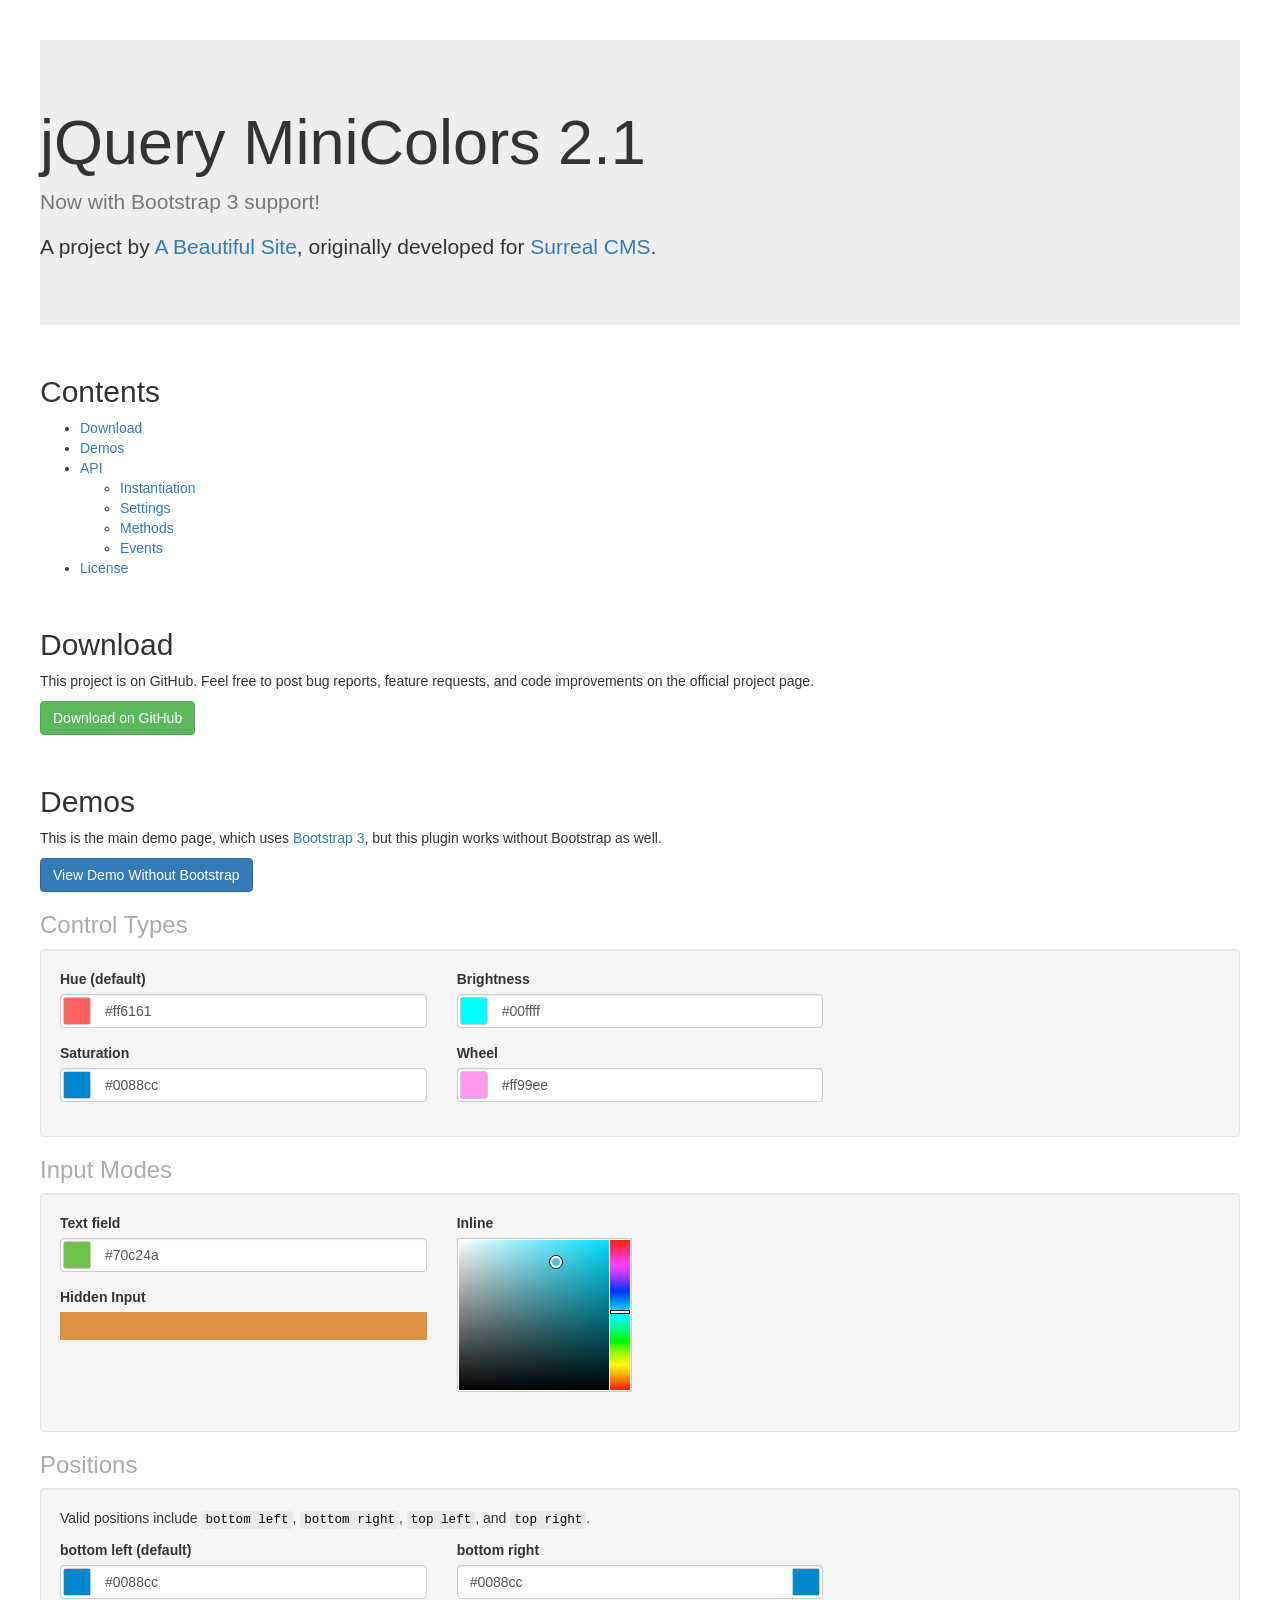
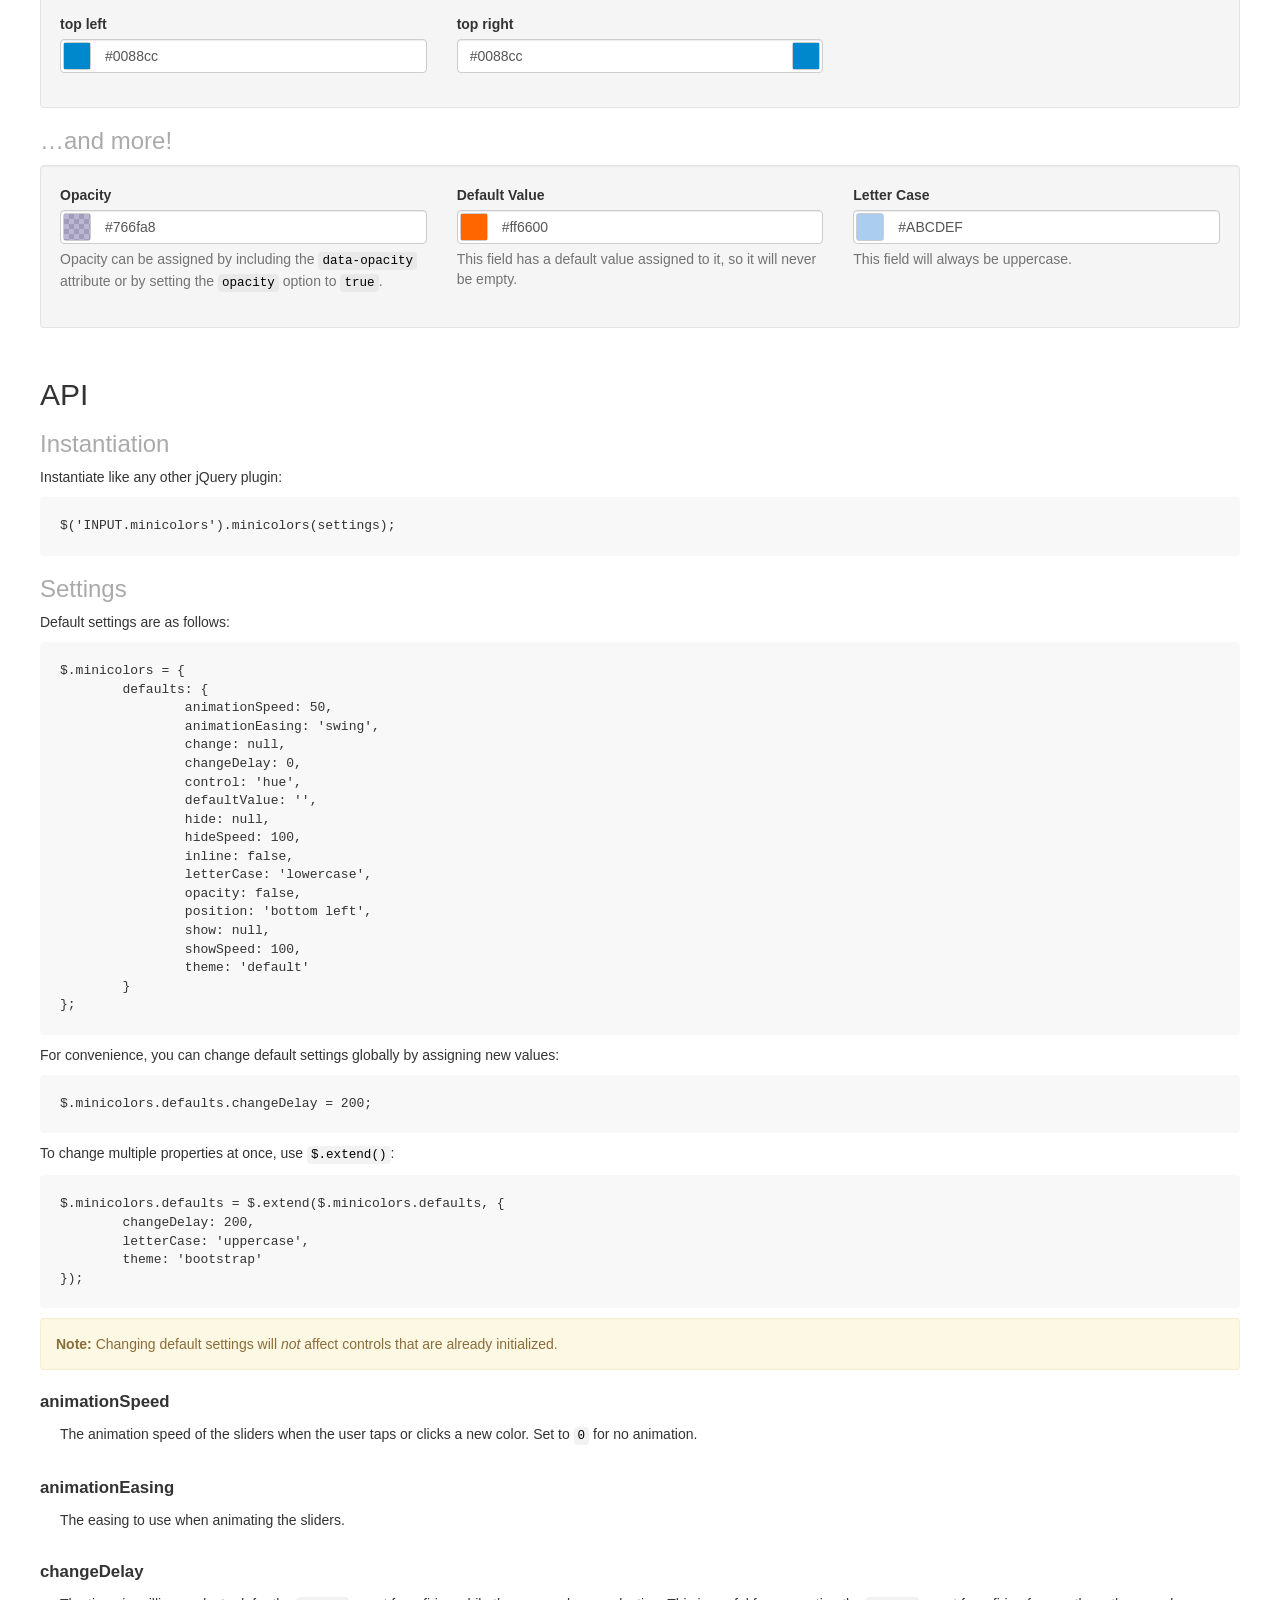
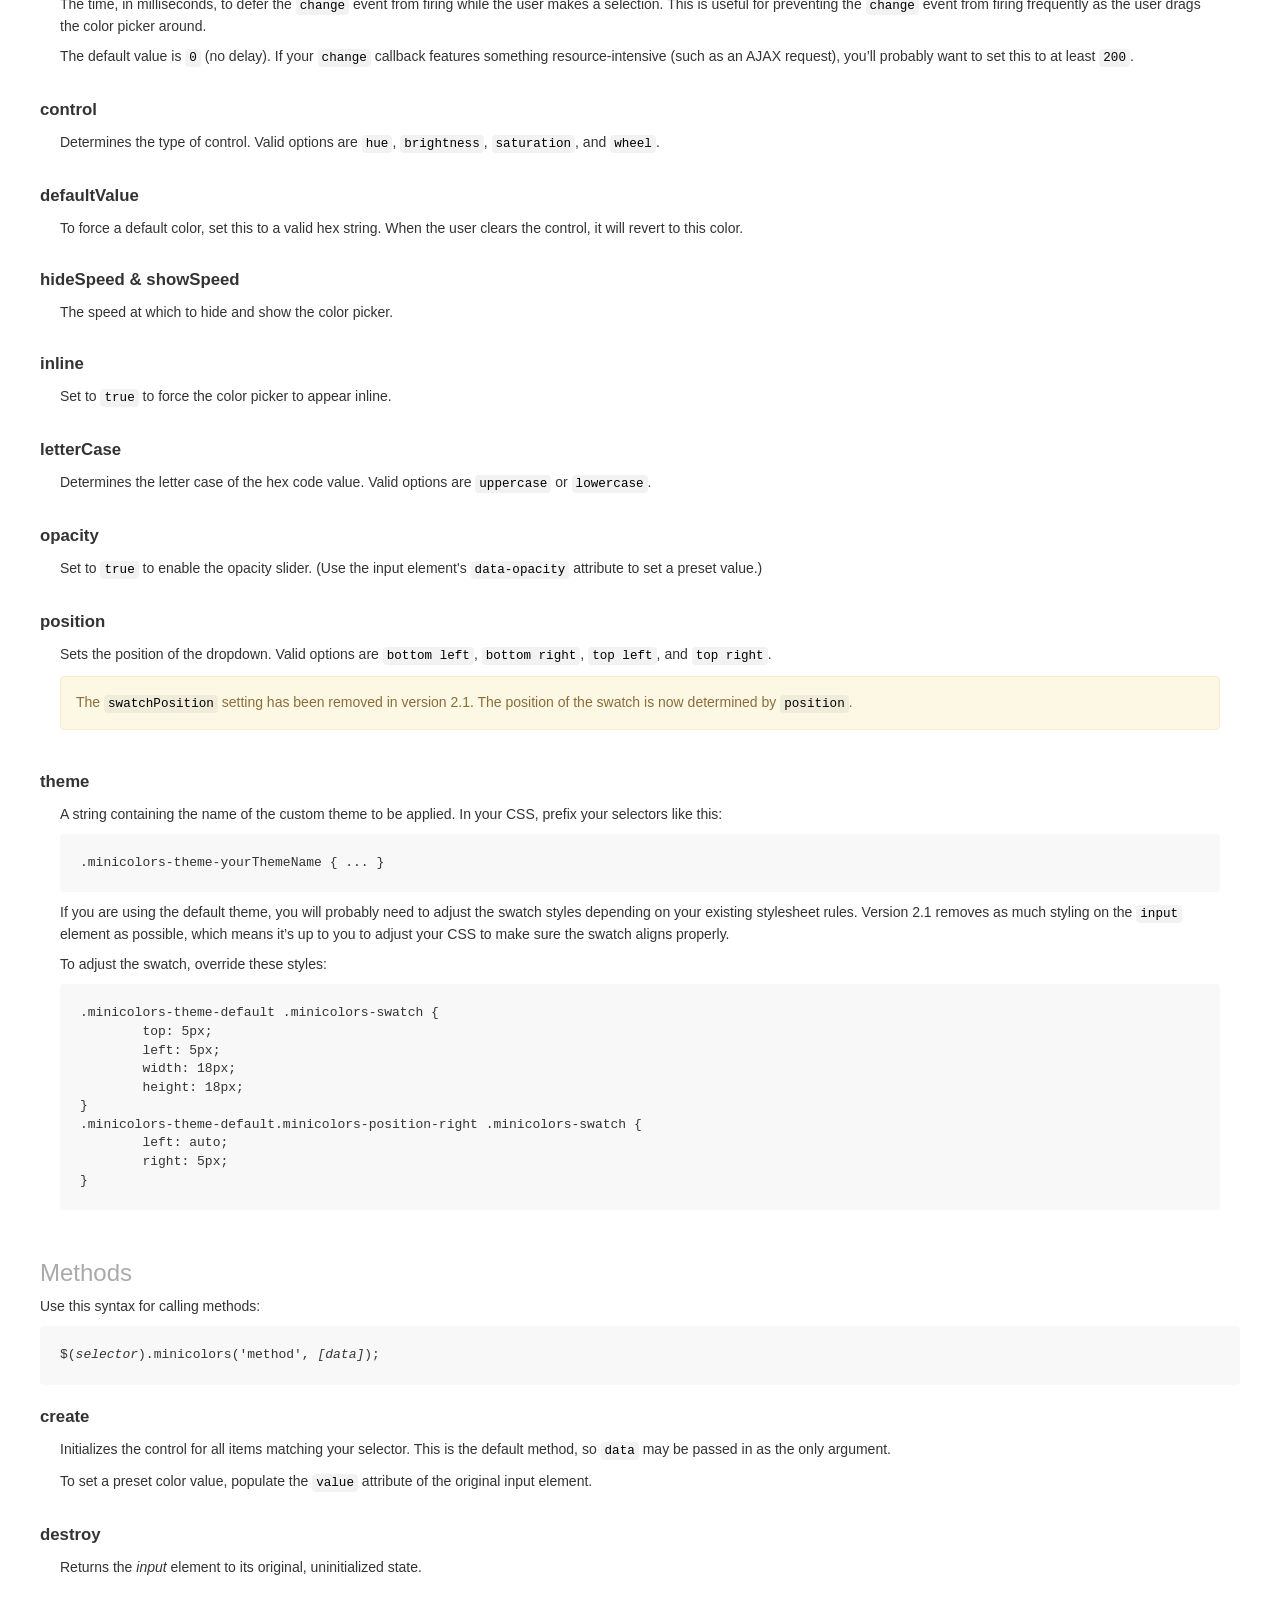
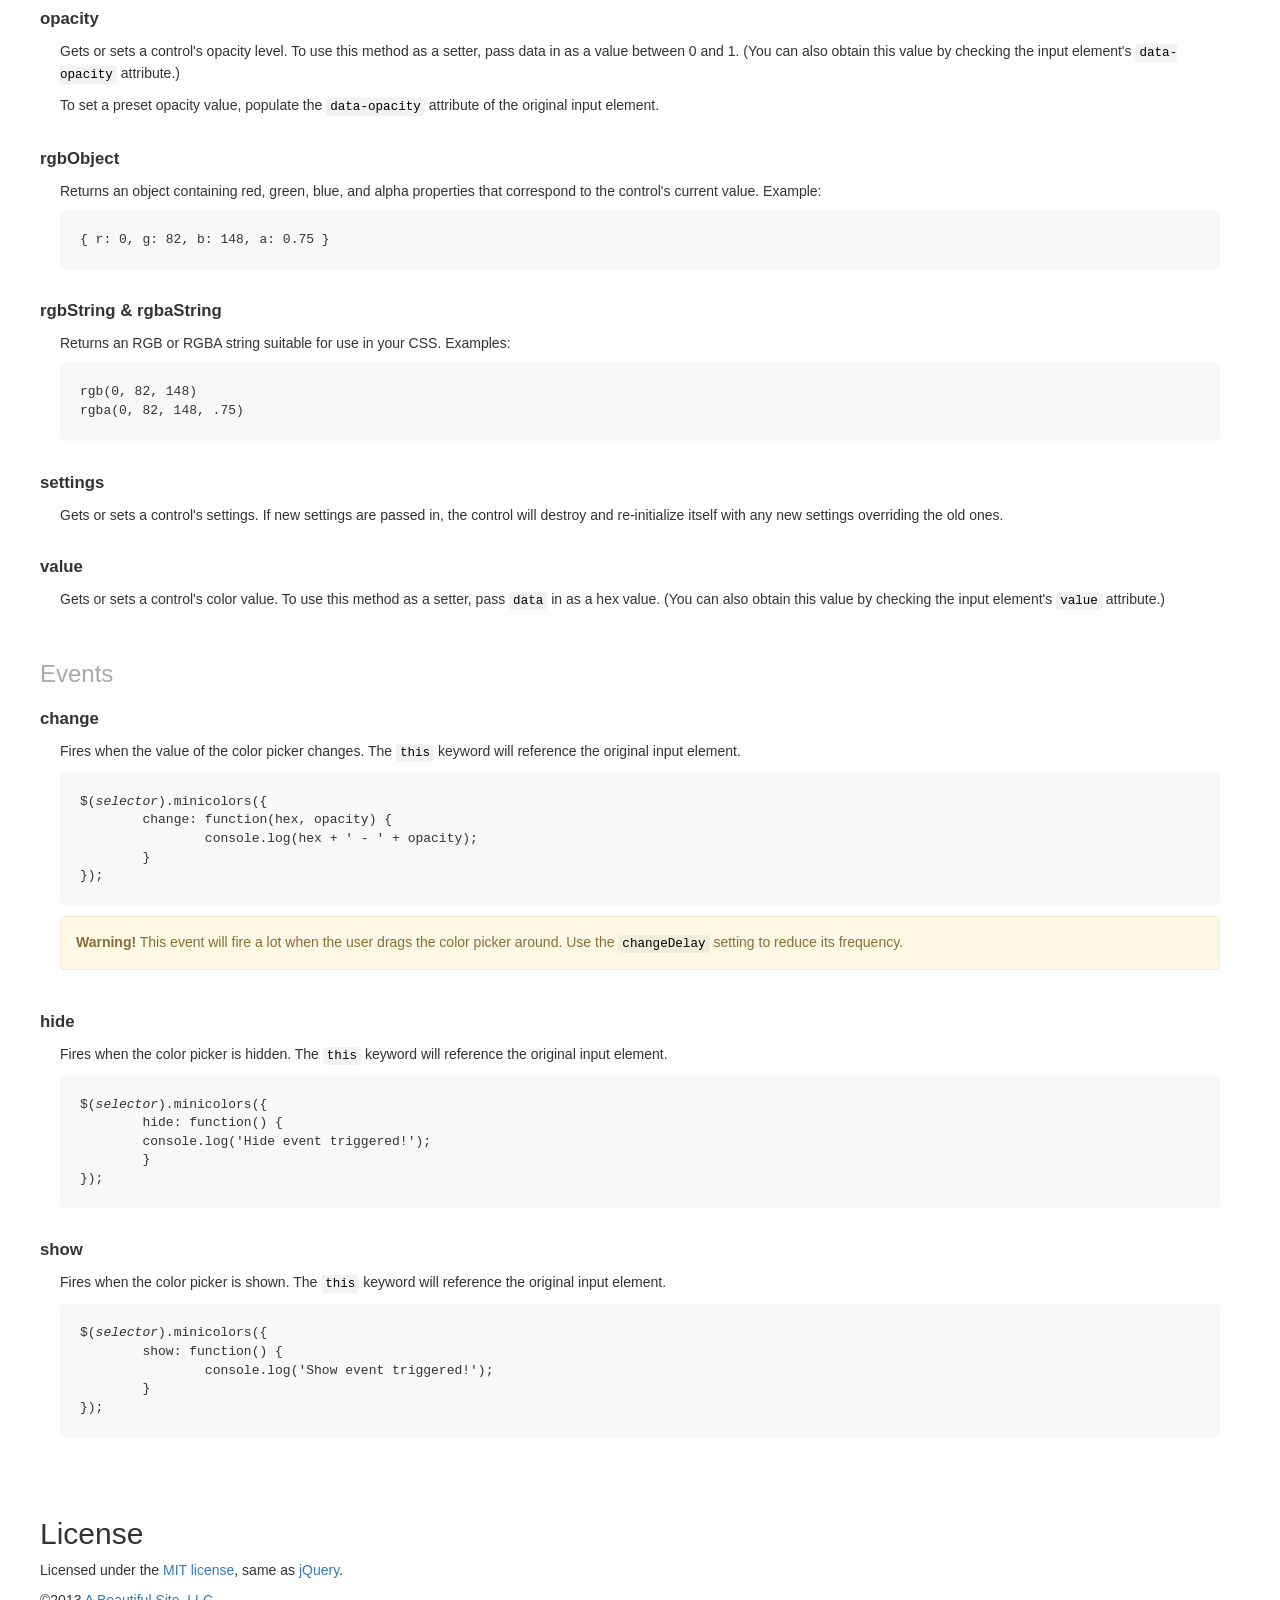
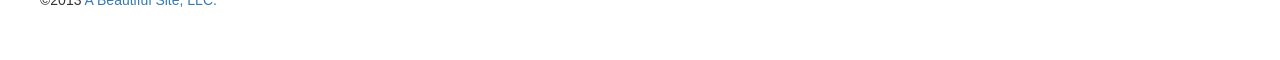
<file: Thesis/src/main/webapp/static/mod/minicolors/index.html>
<!doctype html>
<html>
<head>
	<title>jQuery MiniColors</title>
	<meta charset="utf-8">
	
	<!-- jQuery -->
	<script src="//ajax.googleapis.com/ajax/libs/jquery/1.10.2/jquery.min.js"></script>
	
	<!-- Bootstrap 3 -->
	<link rel="stylesheet" href="//netdna.bootstrapcdn.com/bootstrap/3.0.0/css/bootstrap.min.css">
	<script src="//netdna.bootstrapcdn.com/bootstrap/3.0.0/js/bootstrap.min.js"></script>
	
	<!-- MiniColors -->
	<script src="jquery.minicolors.js"></script>
	<link rel="stylesheet" href="jquery.minicolors.css">
	
	<style>
		dl {
			margin: 20px 0;
		}
		dt {
			font-size: 120%;
		}
		dd {
			padding: 10px 20px 20px 20px;
		}
		dd:last-child {
			border-bottom: none;
		}
		code {
			color: black;
			border: none;
			background: rgba(128, 128, 128, .1);
		}
		pre {
			background: #f8f8f8;
			border: none;
			color: #333;
			padding: 20px;
		}
		h2 {
			margin-top: 50px;
		}
		h3 {
			color: #aaa;
		}
	</style>
	
	<script>
		$(document).ready( function() {
			
            $('.demo').each( function() {
                //
                // Dear reader, it's actually very easy to initialize MiniColors. For example:
                //
                //  $(selector).minicolors();
                //
                // The way I've done it below is just for the demo, so don't get confused 
                // by it. Also, data- attributes aren't supported at this time...they're 
                // only used for this demo.
                //
				$(this).minicolors({
					control: $(this).attr('data-control') || 'hue',
					defaultValue: $(this).attr('data-defaultValue') || '',
					inline: $(this).attr('data-inline') === 'true',
					letterCase: $(this).attr('data-letterCase') || 'lowercase',
					opacity: $(this).attr('data-opacity'),
					position: $(this).attr('data-position') || 'bottom left',
					change: function(hex, opacity) {
						if( !hex ) return;
						if( opacity ) hex += ', ' + opacity;
						try {
							console.log(hex);
						} catch(e) {}
					},
					theme: 'bootstrap'
				});
                
            });
			
		});
	</script>
</head>
<body>
	<div class="row" style="margin: 40px 40px;">
		<div class="col-12">
			
			<!-- Intro -->
			<div id="intro" class="jumbotron">
				<h1>jQuery MiniColors 2.1</h1>
				<p class="text-muted">
					Now with Bootstrap 3 support!
				</p>
				<p>
					A project by <a href="http://www.abeautifulsite.net/">A Beautiful Site</a>,
					originally developed for <a href="http://www.surrealcms.com/">Surreal CMS</a>.
				</p>
			</div>
			
			<!-- Contents -->
			<h2 id="contents">Contents</h2>
			<ul>
				<li><a href="#download">Download</a></li>
				<li><a href="#demos">Demos</a></li>
				<li><a href="#api">API</a>
					<ul>
						<li><a href="#instantiation">Instantiation</a></li>
						<li><a href="#settings">Settings</a></li>
						<li><a href="#methods">Methods</a></li>
						<li><a href="#events">Events</a></li>
					</ul>
				</li>
				<li><a href="#license">License</a></li>
			</ul>
			
			<!-- Download -->
			<h2 id="download">Download</h2>
			<p>
				This project is on GitHub. Feel free to post bug reports, feature requests, and code 
				improvements on the official project page.
			</p>
			<p>
				<a href="https://github.com/claviska/jquery-minicolors" class="btn btn-success">Download on GitHub</a>
			</p>
			
			<!-- Demos -->
			<h2 id="demos">Demos</h2>
			<p>
				This is the main demo page, which uses <a href="http://getbootstrap.com/">Bootstrap 3</a>,
				but this plugin works without Bootstrap as well.
			</p>
			<p>
				<a href="without-bootstrap.html" class="btn btn-primary">View Demo Without Bootstrap</a>
			</p>
			
			<!-- Control types -->
			<h3>Control Types</h3>
			<div class="well">
				<div class="row">
					<div class="col-lg-4 col-sm-4 col-12">
						
						<div class="form-group">
							<label for="hue-demo">Hue (default)</label>
							<input type="text" id="hue-demo" class="form-control demo" data-control="hue" value="#ff6161">
						</div>
						<div class="form-group">
							<label for="saturation-demo">Saturation</label>
							<input type="text" id="saturation-demo" class="form-control demo" data-control="saturation" value="#0088cc">
						</div>
					</div>
					
					<div class="col-lg-4 col-sm-4 col-12">
						<div class="form-group">
							<label for="brightness-demo">Brightness</label>
							<input type="text" id="brightness-demo" class="form-control demo" data-control="brightness" value="#00ffff">
						</div>
						<div class="form-group">
							<label for="wheel-demo">Wheel</label>
							<input type="text" id="wheel-demo" class="form-control demo" data-control="wheel" value="#ff99ee">
						</div>
					</div>
				</div>
			</div>
			
			<!-- Input modes -->
			<h3>Input Modes</h3>
			<div class="well">
				<div class="row">
					<div class="col-lg-4 col-sm-4 col-12">
						<div class="form-group">
							<label for="text-field">Text field</label>
							<br>
							<input type="text" id="text-field" class="form-control demo" value="#70c24a">
						</div>
						<div class="form-group">
							<label for="hidden-input">Hidden Input</label>
							<br>
							<input type="hidden" id="hidden-input" class="demo" value="#db913d">
						</div>
					</div>
					<div class="col-lg-4 col-sm-4 col-12">
						<div class="form-group">
							<label for="inline">Inline</label>
							<br>
							<input type="text" id="inline" class="form-control demo" data-inline="true" value="#4fc8db">
						</div>
					</div>
				</div>
			</div>
			
			<!-- Positions -->
			<h3>Positions</h3>
			<div class="well">
				<p>
					Valid positions include <code>bottom left</code>, <code>bottom right</code>, <code>top 
					left</code>, and <code>top right</code>.
				</p>
				<div class="row">
					<div class="col-lg-4 col-sm-4 col-12">
						<div class="form-group">
							<label for="position-bottom-left">bottom left (default)</label>
							<input type="text" id="position-bottom-left" class="form-control demo" data-position="bottom left" value="#0088cc">
						</div>
						<div class="form-group">
							<label for="position-top-left">top left</label>
							<input type="text" id="position-top-left" class="form-control demo" data-position="top left" value="#0088cc">
						</div>
					</div>
					<div class="col-lg-4 col-sm-4 col-12">
						<div class="form-group">
							<label for="position-bottom-right">bottom right</label>
							<input type="text" id="position-bottom-right" class="form-control demo" data-position="bottom right" value="#0088cc">
						</div>
						<div class="form-group">
							<label for="position-top-right">top right</label>
							<input type="text" id="position-top-right" class="form-control demo" data-position="top right" value="#0088cc">
						</div>
					</div>
					<div class="col-lg-4 col-sm-4 col-12">
					</div>
				</div>
			</div>
			
			<!-- and more -->
			<h3>&hellip;and more!</h3>
			<div class="well">
				<div class="row">
					<div class="col-lg-4 col-sm-4 col-12">
						<div class="form-group">
							<label for="opacity">Opacity</label>
							<br>
							<input type="text" id="opacity" class="form-control demo" data-opacity=".5" value="#766fa8">
							<span class="help-block">
								Opacity can be assigned by including the <code>data-opacity</code> attribute 
								or by setting the <code>opacity</code> option to <code>true</code>.
							</span>
						</div>
					</div>
					<div class="col-lg-4 col-sm-4 col-12">
						<div class="form-group">
							<label for="default-value">Default Value</label>
							<br>
							<input type="text" id="default-value" class="form-control demo" data-defaultValue="#ff6600">
							<span class="help-block">
								This field has a default value assigned to it, so it will never be empty.
							</span>
						</div>
					</div>
					<div class="col-lg-4 col-sm-4 col-12">
						<div class="form-group">
							<label for="letter-case">Letter Case</label>
							<br>
							<input type="text" id="letter-case" class="form-control demo" data-letterCase="uppercase" value="#abcdef">
							<span class="help-block">
								This field will always be uppercase.
							</span>
						</div>
					</div>
				</div>
			</div>
			
			<!-- API -->
			<h2 id="api">API</h2>
			
			<!-- Instantiation -->
			<h3 id="instantiation">Instantiation</h3>
			<p>
				Instantiate like any other jQuery plugin:
			</p>
			<pre>$('INPUT.minicolors').minicolors(settings);</pre>
			
			<!-- Settings -->
			<h3 id="settings">Settings</h3>
			
			<p>
				Default settings are as follows:
			</p>
<pre>
$.minicolors = {
	defaults: {
		animationSpeed: 50,
		animationEasing: 'swing',
		change: null,
		changeDelay: 0,
		control: 'hue',
		defaultValue: '',
		hide: null,
		hideSpeed: 100,
		inline: false,
		letterCase: 'lowercase',
		opacity: false,
		position: 'bottom left',
		show: null,
		showSpeed: 100,
		theme: 'default'
	}
};
</pre>
			<p>
				For convenience, you can change default settings globally by assigning new values:
			</p>
<pre>
$.minicolors.defaults.changeDelay = 200;
</pre>
			<p>
				To change multiple properties at once, use <code>$.extend()</code>:
			</p>
<pre>
$.minicolors.defaults = $.extend($.minicolors.defaults, {
	changeDelay: 200,
	letterCase: 'uppercase',
	theme: 'bootstrap'
});
</pre>
			<p class="alert alert-warning">
				<strong>Note:</strong> Changing default settings will <em>not</em> affect controls that 
				are already initialized.
			</p>			
			
			
			
			<dl>
				<dt>animationSpeed</dt>
				<dd>
					<p>
						The animation speed of the sliders when the user taps or clicks a new color. Set to 
						<code>0</code> for no animation.
					</p>
				</dd>
			
				<dt>animationEasing</dt>
				<dd>
					<p>
						The easing to use when animating the sliders.
					</p>
				</dd>
			
				<dt>changeDelay</dt>
				<dd>
					<p>
						The time, in milliseconds, to defer the <code>change</code> event from firing while 
						the user makes a selection. This is useful for preventing the <code>change</code> event 
						from firing frequently as the user drags the color picker around.
					</p>
					<p>
						The default value is <code>0</code> (no delay). If your <code>change</code> callback 
						features something resource-intensive (such as an AJAX request), you’ll probably want 
						to set this to at least <code>200</code>.
					</p>
				</dd>
			
				<dt>control</dt>
				<dd>
					<p>
						Determines the type of control. Valid options are <code>hue</code>, <code>brightness</code>, 
						<code>saturation</code>, and <code>wheel</code>.
					</p>
				</dd>
			
				<dt>defaultValue</dt>
				<dd>
					<p>
						To force a default color, set this to a valid hex string. When the user clears the 
						control, it will revert to this color.
					</p>
				</dd>
			
				<dt>hideSpeed &amp; showSpeed</dt>
				<dd>
					<p>
						The speed at which to hide and show the color picker.
					</p>
				</dd>
			
				<dt>inline</dt>
				<dd>
					<p>
						Set to <code>true</code> to force the color picker to appear inline.
					</p>
				</dd>
			
				<dt>letterCase</dt>
				<dd>
					<p>
						Determines the letter case of the hex code value. Valid options are <code>uppercase</code> 
						or <code>lowercase</code>.
					</p>
				</dd>
			
				<dt>opacity</dt>
				<dd>
					<p>
						Set to <code>true</code> to enable the opacity slider. (Use the input element's 
						<code>data-opacity</code> attribute to set a preset value.)
					</p>
				</dd>
			
				<dt>position</dt>
				<dd>
					<p>
						Sets the position of the dropdown. Valid options are <code>bottom left</code>, 
						<code>bottom right</code>, <code>top left</code>, and <code>top right</code>.
					</p>
					<p class="alert alert-warning">
						The <code>swatchPosition</code> setting has been removed in version 2.1. The position 
						of the swatch is now determined by <code>position</code>.
					</p>
				</dd>
			
				<dt>theme</dt>
				<dd>
					<p>
						A string containing the name of the custom theme to be applied. In your CSS, prefix 
						your selectors like this:
					</p>
<pre>
.minicolors-theme-yourThemeName { ... }
</pre>
					<p>
						If you are using the default theme, you will probably need to adjust the swatch 
						styles depending on your existing stylesheet rules. Version 2.1 removes as much 
						styling on the <code>input</code> element as possible, which means it’s up to 
						you to adjust your CSS to make sure the swatch aligns properly.
					</p>
					<p>
						To adjust the swatch, override these styles:
					</p>
<pre>
.minicolors-theme-default .minicolors-swatch {
	top: 5px;
	left: 5px;
	width: 18px;
	height: 18px;	
}
.minicolors-theme-default.minicolors-position-right .minicolors-swatch {
	left: auto;
	right: 5px;
}
</pre>
					</div>
				</dd>
			</dl>
			
			<!-- Methods -->
			<h3 id="methods">Methods</h3>
			<p>Use this syntax for calling methods:</p>
			<pre>$(<em>selector</em>).minicolors('method', <em>[data]</em>);</pre>
			<dl>
				<dt>create</dt>
				<dd>
					<p>
						Initializes the control for all items matching your selector. This is the default 
						method, so <code>data</code> may be passed in as the only argument.
					</p>
					<p>
						To set a preset color value, populate the <code>value</code> attribute of the original 
						input element.
					</p>
				</dd>
			
				<dt>destroy</dt>
				<dd>
					<p>
						Returns the <em>input</em> element to its original, uninitialized state.
					</p>
				</dd>
			
				<dt>opacity</dt>
				<dd>
					<p>
						Gets or sets a control's opacity level. To use this method as a setter, pass data in 
						as a value between 0 and 1. (You can also obtain this value by checking the input 
						element's <code>data-opacity</code> attribute.)
					</p>
					<p>
						To set a preset opacity value, populate the <code>data-opacity</code> attribute of the 
						original input element.
					</p>
				</dd>
				
				<dt>rgbObject</dt>
				<dd>
					<p>
						Returns an object containing red, green, blue, and alpha properties that correspond to 
						the control's current value. Example:
					</p>
					<pre>{ r: 0, g: 82, b: 148, a: 0.75 }</pre>
				</dd>
			
				<dt>rgbString &amp; rgbaString</dt>
				<dd>
					<p>
						Returns an RGB or RGBA string suitable for use in your CSS. Examples:
					</p>
<pre>
rgb(0, 82, 148)
rgba(0, 82, 148, .75)
</pre>
				</dd>
			
				<dt>settings</dt>
				<dd>
					<p>
						Gets or sets a control's settings. If new settings are passed in, the control will 
						destroy and re-initialize itself with any new settings overriding the old ones.
					</p>
				</dd>
			
				<dt>value</dt>
				<dd>
					<p>
						Gets or sets a control's color value. To use this method as a setter, pass 
						<code>data</code> in as a hex value. (You can also obtain this value by checking the 
						input element's <code>value</code> attribute.)
					</p>
				</dd>
			</dl>
			
			<!-- Events -->
			<h3 id="events">Events</h3>
			<dl>
				<dt>change</dt>
				<dd>
					<p>Fires when the value of the color picker changes. The <code>this</code> keyword will reference the original input element.
<pre>
$(<em>selector</em>).minicolors({
	change: function(hex, opacity) {
		console.log(hex + ' - ' + opacity);
	}
});
</pre>
					<p class="alert alert-warning">
						<strong>Warning!</strong> This event will fire a lot when the user drags the 
						color picker around. Use the <code>changeDelay</code> setting to reduce its 
						frequency.
					</p>
				</dd>
			
				<dt>hide</dt>
				<dd>
					<p>
						Fires when the color picker is hidden. The <code>this</code> keyword will reference 
						the original input element.
					</p>
<pre>
$(<em>selector</em>).minicolors({
	hide: function() {
	console.log('Hide event triggered!');
	}
});
</pre>
				</dd>
			
				<dt>show</dt>
				<dd>
					<p>
						Fires when the color picker is shown. The <code>this</code> keyword will reference 
						the original input element.
					</p>
<pre>
$(<em>selector</em>).minicolors({
	show: function() {
		console.log('Show event triggered!');
	}
});
</pre>
				</dd>
			</dl>
			
			<h2 id="license">License</h2>
			<p>
				Licensed under the <a href="http://opensource.org/licenses/MIT">MIT license</a>, 
				same as <a href="https://jquery.org/license/">jQuery</a>.
			</p>
			<p>
				&copy;2013 <a href="http://www.abeautifulsite.net/">A Beautiful Site, LLC.</a>
			</p>
		</div>
	</div>
</body>
</html>
</file>
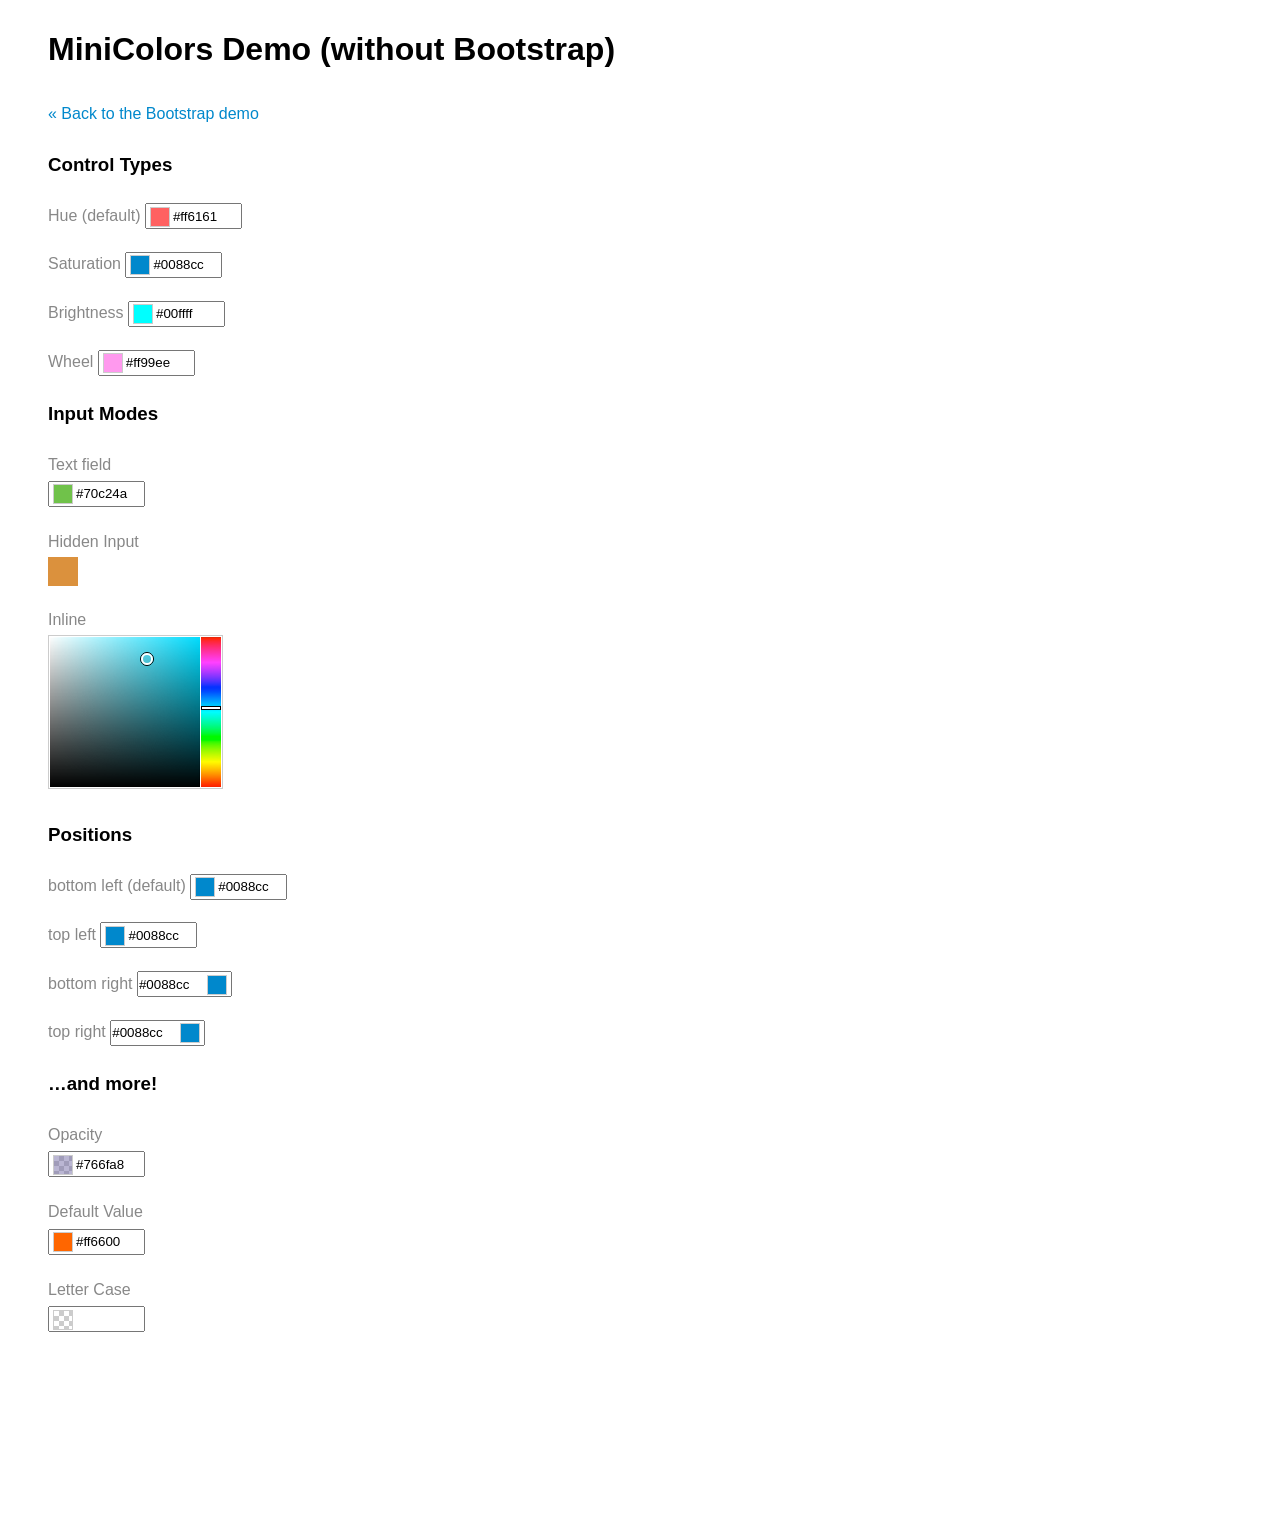
<file: Thesis/src/main/webapp/static/mod/minicolors/without-bootstrap.html>
<!doctype html>
<html>
<head>
	<title>jQuery MiniColors</title>
	<meta charset="utf-8">
	
	<!-- jQuery -->
	<script src="//ajax.googleapis.com/ajax/libs/jquery/1.10.2/jquery.min.js"></script>
	
	<!-- MiniColors -->
	<script src="jquery.minicolors.js"></script>
	<link rel="stylesheet" href="jquery.minicolors.css">
	
	<style>
		body {
			font: 16px sans-serif;
			line-height: 1.8;
			padding: 0 40px;
			margin-bottom: 200px;
		}
		a {
			color: #08c;
			text-decoration: none;
		}
		a:hover {
			text-decoration: underline;
		}
		.form-group {
			margin: 20px 0;
		}
		label {
			color: #888;
		}
	</style>
	
	<script>
		$(document).ready( function() {
			
            $('.demo').each( function() {
                //
                // Dear reader, it's actually very easy to initialize MiniColors. For example:
                //
                //  $(selector).minicolors();
                //
                // The way I've done it below is just for the demo, so don't get confused 
                // by it. Also, data- attributes aren't supported at this time. Again, 
                // they're only used for the purposes of this demo.
                //
				$(this).minicolors({
					control: $(this).attr('data-control') || 'hue',
					defaultValue: $(this).attr('data-defaultValue') || '',
					inline: $(this).attr('data-inline') === 'true',
					letterCase: $(this).attr('data-letterCase') || 'lowercase',
					opacity: $(this).attr('data-opacity'),
					position: $(this).attr('data-position') || 'bottom left',
					change: function(hex, opacity) {
						var log;
						try {
							log = hex ? hex : 'transparent';
							if( opacity ) log += ', ' + opacity;
							console.log(log);
						} catch(e) {}
					},
					theme: 'default'
				});
                
            });
			
		});
	</script>
</head>
<body>
	
	<h1>MiniColors Demo (without Bootstrap)</h1>
	<p>
		<a href="index.html">&laquo; Back to the Bootstrap demo</a>
	</p>
	
	<!-- Control Types -->
	<h3>Control Types</h3>
	<div class="form-group">
		<label for="hue-demo">Hue (default)</label>
		<input type="text" id="hue-demo" class="demo" data-control="hue" value="#ff6161">
	</div>
	<div class="form-group">
		<label for="saturation-demo">Saturation</label>
		<input type="text" id="saturation-demo" class="demo" data-control="saturation" value="#0088cc">
	</div>
	<div class="form-group">
		<label for="brightness-demo">Brightness</label>
		<input type="text" id="brightness-demo" class="demo" data-control="brightness" value="#00ffff">
	</div>
	<div class="form-group">
		<label for="wheel-demo">Wheel</label>
		<input type="text" id="wheel-demo" class="demo" data-control="wheel" value="#ff99ee">
	</div>
	
	<!-- Input modes -->
	<h3>Input Modes</h3>
	<div class="form-group">
		<label for="text-field">Text field</label>
		<br>
		<input type="text" id="text-field" class="demo" value="#70c24a">
	</div>
	<div class="form-group">
		<label for="hidden-input">Hidden Input</label>
		<br>
		<input type="hidden" id="hidden-input" class="demo" value="#db913d">
	</div>
	<div class="form-group">
		<label for="inline">Inline</label>
		<br>
		<input type="text" id="inline" class="demo" data-inline="true" value="#4fc8db">
	</div>
			
	<!-- Positions -->
	<h3>Positions</h3>
	<div class="form-group">
		<label for="position-bottom-left">bottom left (default)</label>
		<input type="text" id="position-bottom-left" class="demo" data-position="bottom left" value="#0088cc">
	</div>
	<div class="form-group">
		<label for="position-top-left">top left</label>
		<input type="text" id="position-top-left" class="demo" data-position="top left" value="#0088cc">
	</div>
	<div class="form-group">
		<label for="position-bottom-right">bottom right</label>
		<input type="text" id="position-bottom-right" class="demo" data-position="bottom right" value="#0088cc">
	</div>
	<div class="form-group">
		<label for="position-top-right">top right</label>
		<input type="text" id="position-top-right" class="demo" data-position="top right" value="#0088cc">
	</div>
			
	<!-- and more -->
	<h3>&hellip;and more!</h3>
	<div class="form-group">
		<label for="opacity">Opacity</label>
		<br>
		<input type="text" id="opacity" class="demo" data-opacity=".5" value="#766fa8">
	</div>
	<div class="form-group">
		<label for="default-value">Default Value</label>
		<br>
		<input type="text" id="default-value" class="demo" data-defaultValue="#ff6600">
	</div>
	<div class="form-group">
		<label for="letter-case">Letter Case</label>
		<br>
		<input type="text" id="letter-case" class="demo" data-letterCase="uppercase">
	</div>
	
</body>
</html>
</file>
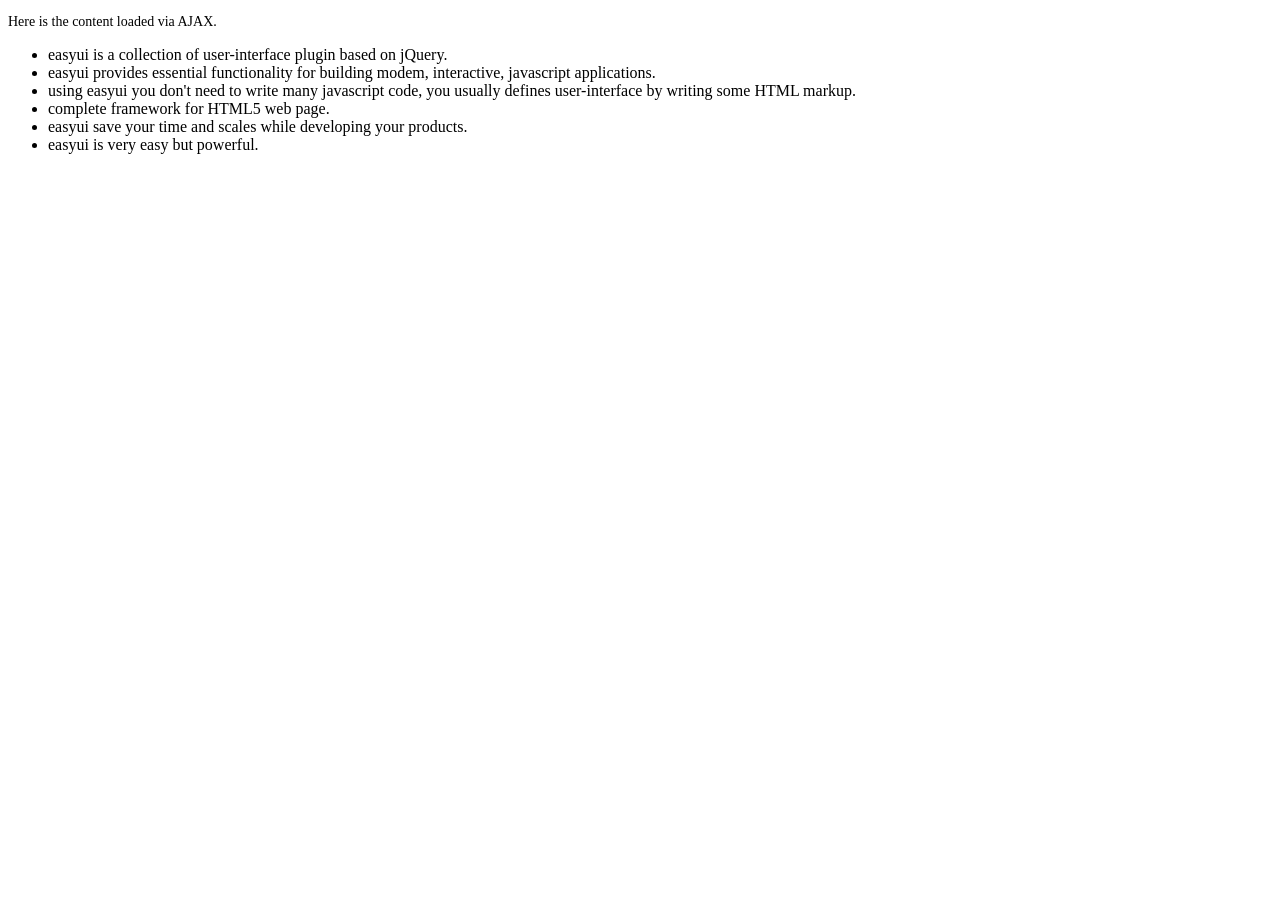
<file: Thesis/src/main/webapp/static/jquery-easyui-1.3.3/demo/accordion/_content.html>
<!DOCTYPE html>
<html>
<head>
	<meta charset="UTF-8">
	<title>AJAX Content</title>
</head>
<body>
	<p style="font-size:14px">Here is the content loaded via AJAX.</p>
	<ul>
		<li>easyui is a collection of user-interface plugin based on jQuery.</li>
		<li>easyui provides essential functionality for building modem, interactive, javascript applications.</li>
		<li>using easyui you don't need to write many javascript code, you usually defines user-interface by writing some HTML markup.</li>
		<li>complete framework for HTML5 web page.</li>
		<li>easyui save your time and scales while developing your products.</li>
		<li>easyui is very easy but powerful.</li>
	</ul>
</body>
</html>
</file>
